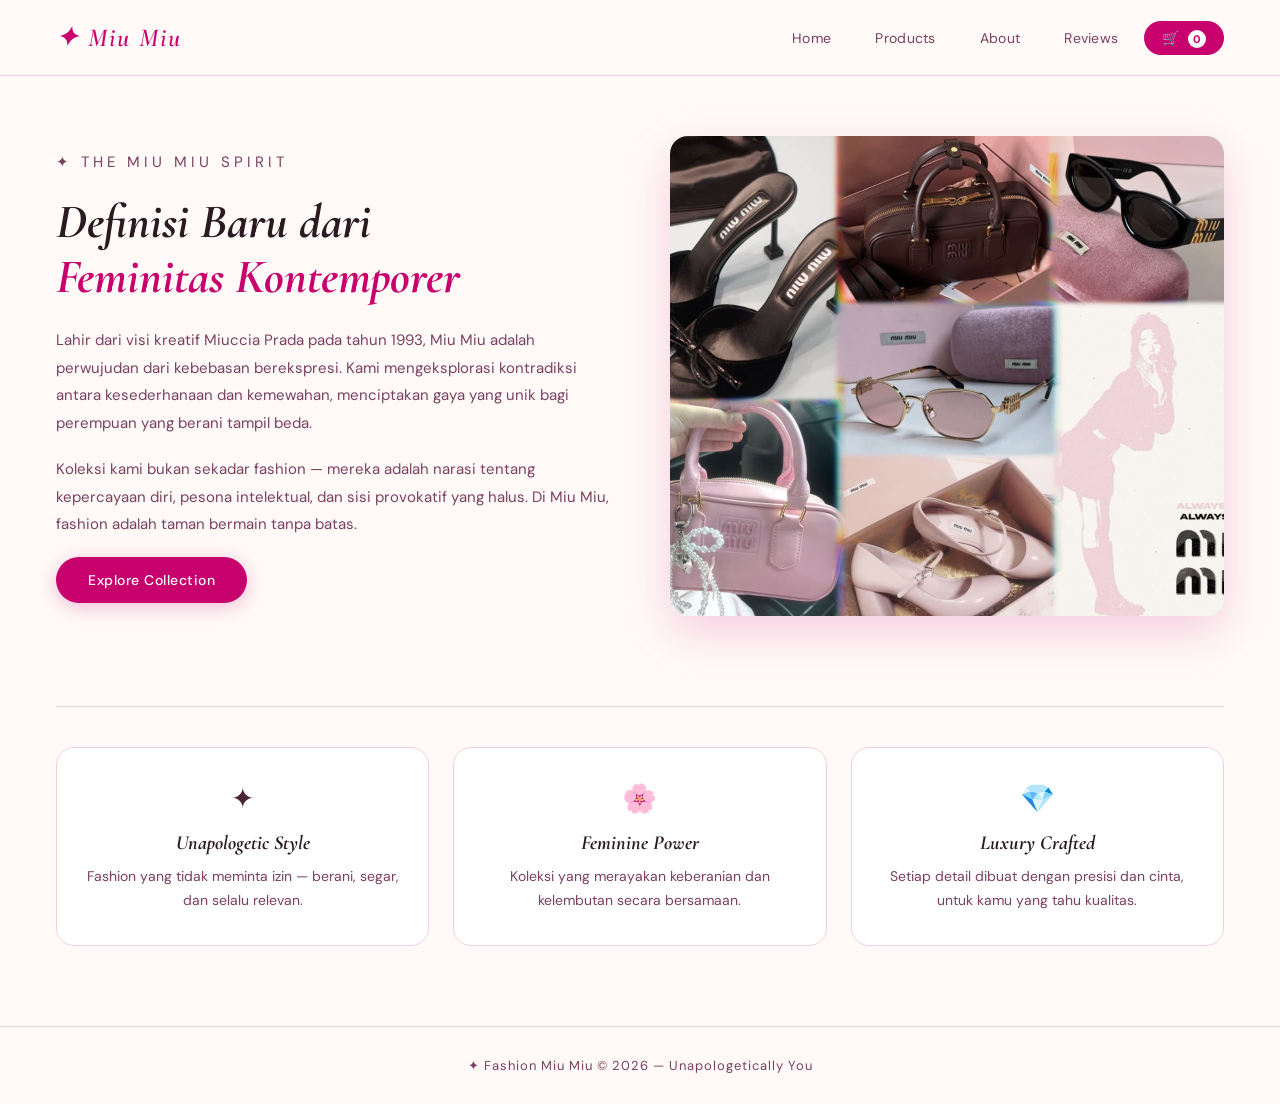
<file: About.html>
<!DOCTYPE html>
<html lang="id">
<head>
    <meta charset="UTF-8">
    <meta name="viewport" content="width=device-width, initial-scale=1.0">
    <title>About — Miu Miu</title>
    <link rel="stylesheet" href="Style.css">
    <link href="https://fonts.googleapis.com/css2?family=Cormorant+Garamond:ital,wght@0,400;0,600;1,400;1,600&family=DM+Sans:wght@300;400;500&display=swap" rel="stylesheet">
</head>
<body>
    <nav class="navbar">
        <div class="brand">✦ Miu Miu</div>
        <ul class="menu">
            <li><a href="index.html" class="nav-link">Home</a></li>
            <li><a href="My_Glasses.html" class="nav-link">Products</a></li>
            <li><a href="About.html" class="nav-link">About</a></li>
            <li><a href="Review.html" class="nav-link">Reviews</a></li>
            <li><a href="Cart.html" class="nav-link cart-icon">🛒 <span class="cart-count" id="cartCount">0</span></a></li>        </ul>
    </nav>

    <section class="about-page">
        <div class="about-hero">
            <div class="about-text-block">
                <p class="section-tag">✦ The Miu Miu Spirit</p>
                <h2>Definisi Baru dari<br><em>Feminitas Kontemporer</em></h2>
                <p>Lahir dari visi kreatif Miuccia Prada pada tahun 1993, Miu Miu adalah perwujudan dari kebebasan berekspresi. Kami mengeksplorasi kontradiksi antara kesederhanaan dan kemewahan, menciptakan gaya yang unik bagi perempuan yang berani tampil beda.</p>
                <p>Koleksi kami bukan sekadar fashion — mereka adalah narasi tentang kepercayaan diri, pesona intelektual, dan sisi provokatif yang halus. Di Miu Miu, fashion adalah taman bermain tanpa batas.</p>
                <a href="My_Glasses.html" class="btn-primary">Explore Collection</a>
            </div>
            <div class="about-img-block">
                <div class="about-img-frame">
                    <img src="Latar Depan.jpeg" alt="Miu Miu">
                </div>
            </div>
        </div>

        <div class="values-grid">
            <div class="value-card">
                <span class="val-icon">✦</span>
                <h4>Unapologetic Style</h4>
                <p>Fashion yang tidak meminta izin — berani, segar, dan selalu relevan.</p>
            </div>
            <div class="value-card">
                <span class="val-icon">🌸</span>
                <h4>Feminine Power</h4>
                <p>Koleksi yang merayakan keberanian dan kelembutan secara bersamaan.</p>
            </div>
            <div class="value-card">
                <span class="val-icon">💎</span>
                <h4>Luxury Crafted</h4>
                <p>Setiap detail dibuat dengan presisi dan cinta, untuk kamu yang tahu kualitas.</p>
            </div>
        </div>
    </section>

    <footer class="footer"><p>✦ Fashion Miu Miu &copy; 2026 — Unapologetically You</p></footer>
    <script>
        document.getElementById('cartCount').textContent = JSON.parse(localStorage.getItem('cart') || '[]').length;
    </script>
</body>
</html>
</file>
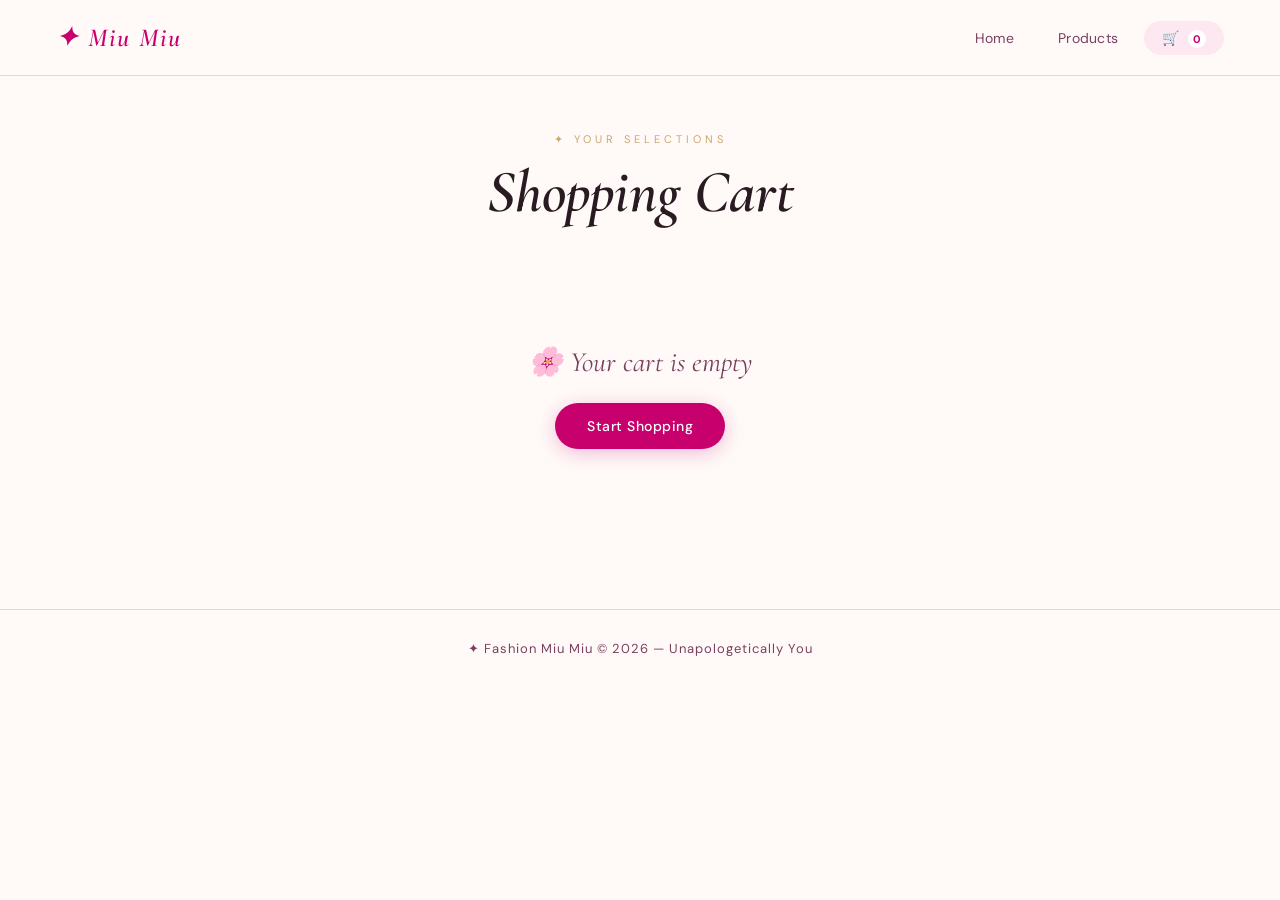
<file: Cart.html>
<!DOCTYPE html>
<html lang="id">
<head>
    <meta charset="UTF-8">
    <meta name="viewport" content="width=device-width, initial-scale=1.0">
    <title>Cart — Miu Miu</title>
    <link rel="stylesheet" href="Style.css">
    <link href="https://fonts.googleapis.com/css2?family=Cormorant+Garamond:ital,wght@0,400;0,600;1,400;1,600&family=DM+Sans:wght@300;400;500&display=swap" rel="stylesheet">
</head>
<body>
    <nav class="navbar">
        <div class="brand">✦ Miu Miu</div>
        <ul class="menu">
            <li><a href="index.html" class="nav-link">Home</a></li>
            <li><a href="My_Glasses.html" class="nav-link">Products</a></li>
            <li><a href="Cart.html" class="nav-link cart-icon active">🛒 <span class="cart-count" id="cartCount">0</span></a></li>
        </ul>
    </nav>

    <section class="cart-page">
        <div class="page-header">
            <p class="section-tag">✦ Your Selections</p>
            <h2>Shopping Cart</h2>
        </div>

        <div class="cart-layout">
            <div class="cart-items" id="cartItems">
                <!-- Rendered by JS -->
            </div>

            <div class="cart-summary">
                <h3>Order Summary</h3>
                <div class="summary-row"><span>Subtotal</span><span id="subtotal">Rp0</span></div>
                <div class="summary-row"><span>Shipping</span><span>Free ✦</span></div>
                <div class="summary-divider"></div>
                <div class="summary-row total"><span>Total</span><span id="total">Rp0</span></div>
                <a href="Checkout.html" class="btn-primary full" id="checkoutBtn">Checkout →</a>
                <a href="My_Glasses.html" class="btn-ghost full" style="margin-top:10px">Continue Shopping</a>
            </div>
        </div>

        <div class="cart-empty" id="cartEmpty" style="display:none">
            <p>🌸 Your cart is empty</p>
            <a href="My_Glasses.html" class="btn-primary">Start Shopping</a>
        </div>
    </section>

    <footer class="footer"><p>✦ Fashion Miu Miu &copy; 2026 — Unapologetically You</p></footer>

    <script>
        function formatIDR(n) { return 'Rp' + n.toLocaleString('id-ID'); }

        function renderCart() {
            let cart = JSON.parse(localStorage.getItem('cart') || '[]');
            const container = document.getElementById('cartItems');
            const empty = document.getElementById('cartEmpty');
            const layout = document.querySelector('.cart-layout');
            document.getElementById('cartCount').textContent = cart.length;

            if (cart.length === 0) {
                layout.style.display = 'none';
                empty.style.display = 'block';
                return;
            }

            let total = 0;
            container.innerHTML = cart.map((item, i) => {
                total += item.price;
                return `
                <div class="cart-item">
                    <img src="${item.img}" alt="${item.name}">
                    <div class="cart-item-info">
                        <h4>${item.name}</h4>
                        <p class="price">${formatIDR(item.price)}</p>
                    </div>
                    <button class="remove-btn" onclick="removeItem(${i})">✕</button>
                </div>`;
            }).join('');

            document.getElementById('subtotal').textContent = formatIDR(total);
            document.getElementById('total').textContent = formatIDR(total);
        }

        function removeItem(i) {
            let cart = JSON.parse(localStorage.getItem('cart') || '[]');
            cart.splice(i, 1);
            localStorage.setItem('cart', JSON.stringify(cart));
            renderCart();
        }

        renderCart();
    </script>
</body>
</html>
</file>
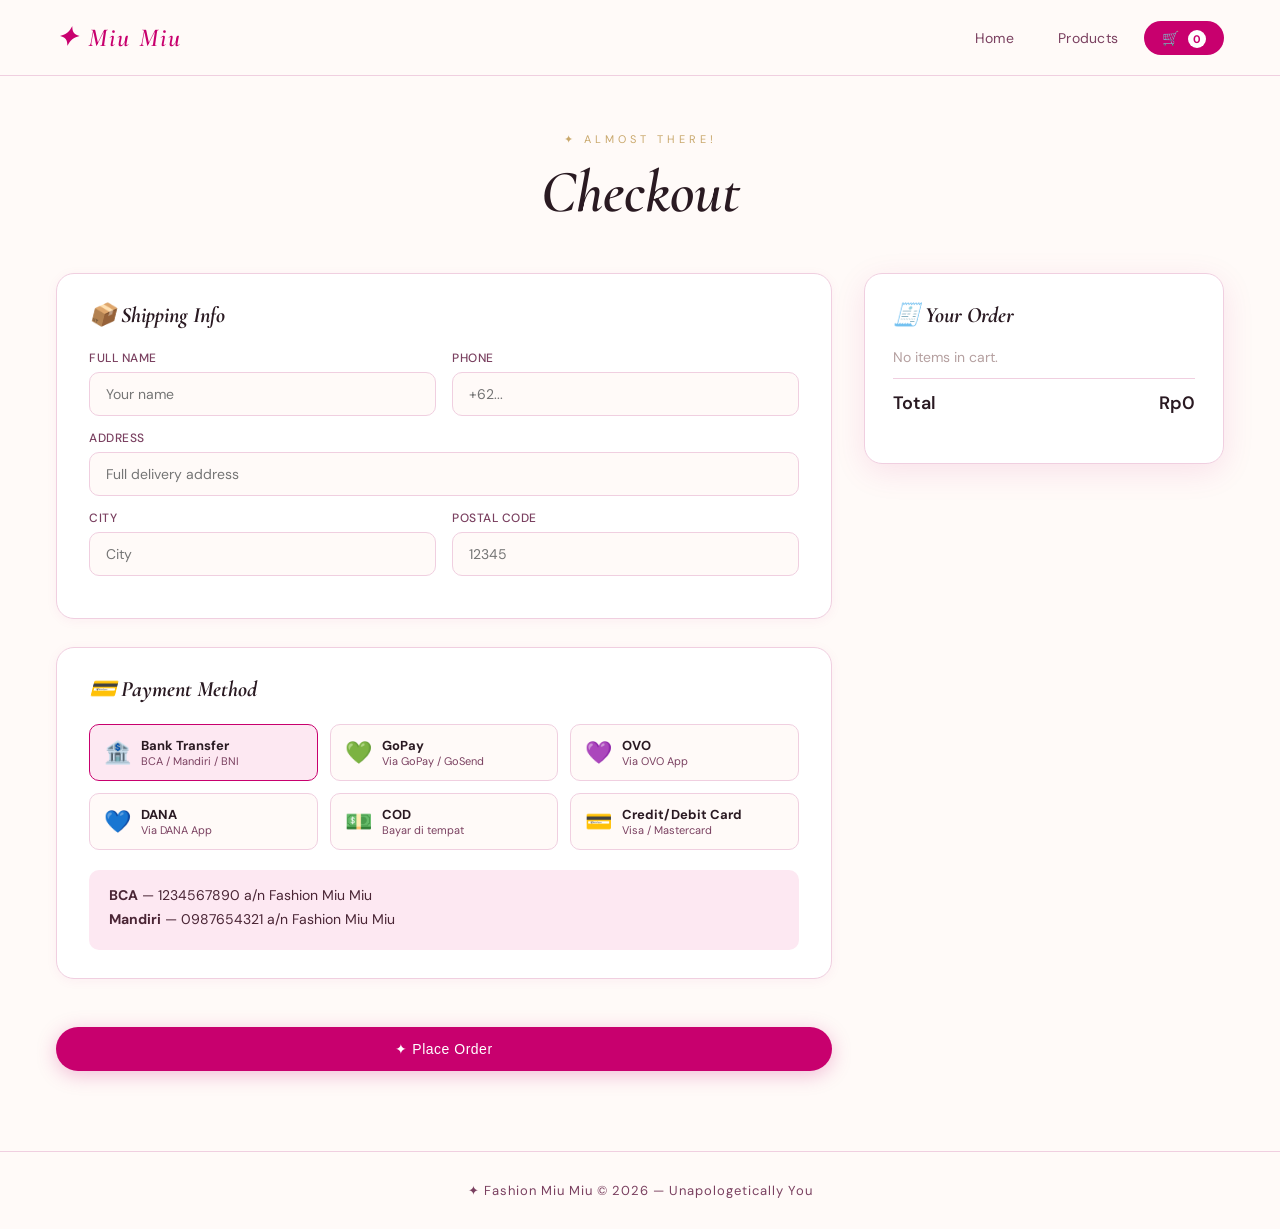
<file: Checkout.html>
<!DOCTYPE html>
<html lang="id">
<head>
    <meta charset="UTF-8">
    <meta name="viewport" content="width=device-width, initial-scale=1.0">
    <title>Checkout — Miu Miu</title>
    <link rel="stylesheet" href="Style.css">
    <link href="https://fonts.googleapis.com/css2?family=Cormorant+Garamond:ital,wght@0,400;0,600;1,400;1,600&family=DM+Sans:wght@300;400;500&display=swap" rel="stylesheet">
</head>
<body>
    <nav class="navbar">
        <div class="brand">✦ Miu Miu</div>
        <ul class="menu">
            <li><a href="Index.html" class="nav-link">Home</a></li>
            <li><a href="My_Glasses.html" class="nav-link">Products</a></li>
            <li><a href="Cart.html" class="nav-link cart-icon">🛒 <span class="cart-count" id="cartCount">0</span></a></li>
        </ul>
    </nav>

    <section class="checkout-page">
        <div class="page-header">
            <p class="section-tag">✦ Almost There!</p>
            <h2>Checkout</h2>
        </div>

        <div class="checkout-layout">
            <div class="checkout-form">
                <div class="form-section">
                    <h3>📦 Shipping Info</h3>
                    <div class="form-row">
                        <div class="form-group">
                            <label>Full Name</label>
                            <input type="text" id="name" placeholder="Your name">
                        </div>
                        <div class="form-group">
                            <label>Phone</label>
                            <input type="text" id="phone" placeholder="+62...">
                        </div>
                    </div>
                    <div class="form-group">
                        <label>Address</label>
                        <input type="text" id="address" placeholder="Full delivery address">
                    </div>
                    <div class="form-row">
                        <div class="form-group">
                            <label>City</label>
                            <input type="text" id="city" placeholder="City">
                        </div>
                        <div class="form-group">
                            <label>Postal Code</label>
                            <input type="text" id="postal" placeholder="12345">
                        </div>
                    </div>
                </div>

                <div class="form-section">
                    <h3>💳 Payment Method</h3>
                    <div class="payment-methods">
                        <label class="pay-option">
                            <input type="radio" name="payment" value="transfer" checked>
                            <div class="pay-card selected">
                                <span class="pay-icon">🏦</span>
                                <div><strong>Bank Transfer</strong><p>BCA / Mandiri / BNI</p></div>
                            </div>
                        </label>
                        <label class="pay-option">
                            <input type="radio" name="payment" value="gopay">
                            <div class="pay-card">
                                <span class="pay-icon">💚</span>
                                <div><strong>GoPay</strong><p>Via GoPay / GoSend</p></div>
                            </div>
                        </label>
                        <label class="pay-option">
                            <input type="radio" name="payment" value="ovo">
                            <div class="pay-card">
                                <span class="pay-icon">💜</span>
                                <div><strong>OVO</strong><p>Via OVO App</p></div>
                            </div>
                        </label>
                        <label class="pay-option">
                            <input type="radio" name="payment" value="dana">
                            <div class="pay-card">
                                <span class="pay-icon">💙</span>
                                <div><strong>DANA</strong><p>Via DANA App</p></div>
                            </div>
                        </label>
                        <label class="pay-option">
                            <input type="radio" name="payment" value="cod">
                            <div class="pay-card">
                                <span class="pay-icon">💵</span>
                                <div><strong>COD</strong><p>Bayar di tempat</p></div>
                            </div>
                        </label>
                        <label class="pay-option">
                            <input type="radio" name="payment" value="card">
                            <div class="pay-card">
                                <span class="pay-icon">💳</span>
                                <div><strong>Credit/Debit Card</strong><p>Visa / Mastercard</p></div>
                            </div>
                        </label>
                    </div>

                    <div class="payment-detail" id="detail-transfer">
                        <div class="bank-info">
                            <p><strong>BCA</strong> — 1234567890 a/n Fashion Miu Miu</p>
                            <p><strong>Mandiri</strong> — 0987654321 a/n Fashion Miu Miu</p>
                        </div>
                    </div>
                    <div class="payment-detail" id="detail-card" style="display:none">
                        <div class="form-group">
                            <label>Card Number</label>
                            <input type="text" placeholder="1234 5678 9012 3456" maxlength="19">
                        </div>
                        <div class="form-row">
                            <div class="form-group">
                                <label>Expiry</label>
                                <input type="text" placeholder="MM/YY" maxlength="5">
                            </div>
                            <div class="form-group">
                                <label>CVV</label>
                                <input type="text" placeholder="123" maxlength="3">
                            </div>
                        </div>
                    </div>
                </div>

                <button class="btn-primary full" onclick="placeOrder()">✦ Place Order</button>
            </div>

            <div class="order-review">
                <h3>🧾 Your Order</h3>
                <div id="orderItems"></div>
                <div class="summary-divider"></div>
                <div class="summary-row total"><span>Total</span><span id="orderTotal">Rp0</span></div>
            </div>
        </div>
    </section>

    <!-- Success Modal -->
    <div class="modal-overlay" id="successModal" style="display:none">
        <div class="modal-box">
            <div class="modal-icon">🌸</div>
            <h3>Order Placed!</h3>
            <p>Thank you! Your order is being processed.<br>We'll contact you shortly.</p>
            <a href="Struck.html" class="btn-primary" style="margin-top:16px;display:inline-block">Lihat Struk Belanja ✦</a>
        </div>
    </div>

    <footer class="footer"><p>✦ Fashion Miu Miu &copy; 2026 — Unapologetically You</p></footer>

    <script>
        function formatIDR(n) { return 'Rp' + n.toLocaleString('id-ID'); }

        var cart = JSON.parse(localStorage.getItem('cart') || '[]');
        document.getElementById('cartCount').textContent = cart.length;

        // Render order summary
        var total = 0;
        document.getElementById('orderItems').innerHTML = cart.map(function(item) {
            total += item.price;
            return '<div class="order-item"><img src="' + item.img + '" onerror="this.style.display=\'none\'"><span>' + item.name + '</span><strong>' + formatIDR(item.price) + '</strong></div>';
        }).join('') || '<p style="color:#b5a0a0;font-size:14px">No items in cart.</p>';
        document.getElementById('orderTotal').textContent = formatIDR(total);

        // Payment method toggle
        document.querySelectorAll('input[name="payment"]').forEach(function(radio) {
            radio.addEventListener('change', function() {
                document.querySelectorAll('.payment-detail').forEach(function(d) { d.style.display = 'none'; });
                var detail = document.getElementById('detail-' + this.value);
                if (detail) detail.style.display = 'block';
                document.querySelectorAll('.pay-card').forEach(function(c) { c.classList.remove('selected'); });
                this.closest('.pay-option').querySelector('.pay-card').classList.add('selected');
            });
        });

        function placeOrder() {
            var name    = document.getElementById('name').value.trim();
            var phone   = document.getElementById('phone').value.trim();
            var address = document.getElementById('address').value.trim();
            var city    = document.getElementById('city').value.trim();
            var postal  = document.getElementById('postal').value.trim();
            var payEl   = document.querySelector('input[name="payment"]:checked');
            var payment = payEl ? payEl.value : 'transfer';

            if (!name || !address) {
                alert('Mohon isi nama dan alamat pengiriman.');
                return;
            }
            if (cart.length === 0) {
                alert('Keranjang kamu kosong!');
                return;
            }

            // Save order snapshot so Struck.html can read it
            var orderData = {
                name: name, phone: phone, address: address,
                city: city, postal: postal, payment: payment,
                items: cart, total: total,
                date: new Date().toISOString()
            };
            localStorage.setItem('miumiu_last_order', JSON.stringify(orderData));
            localStorage.removeItem('cart');
            document.getElementById('cartCount').textContent = '0';

            document.getElementById('successModal').style.display = 'flex';
        }
    </script>
</body>
</html>
</file>
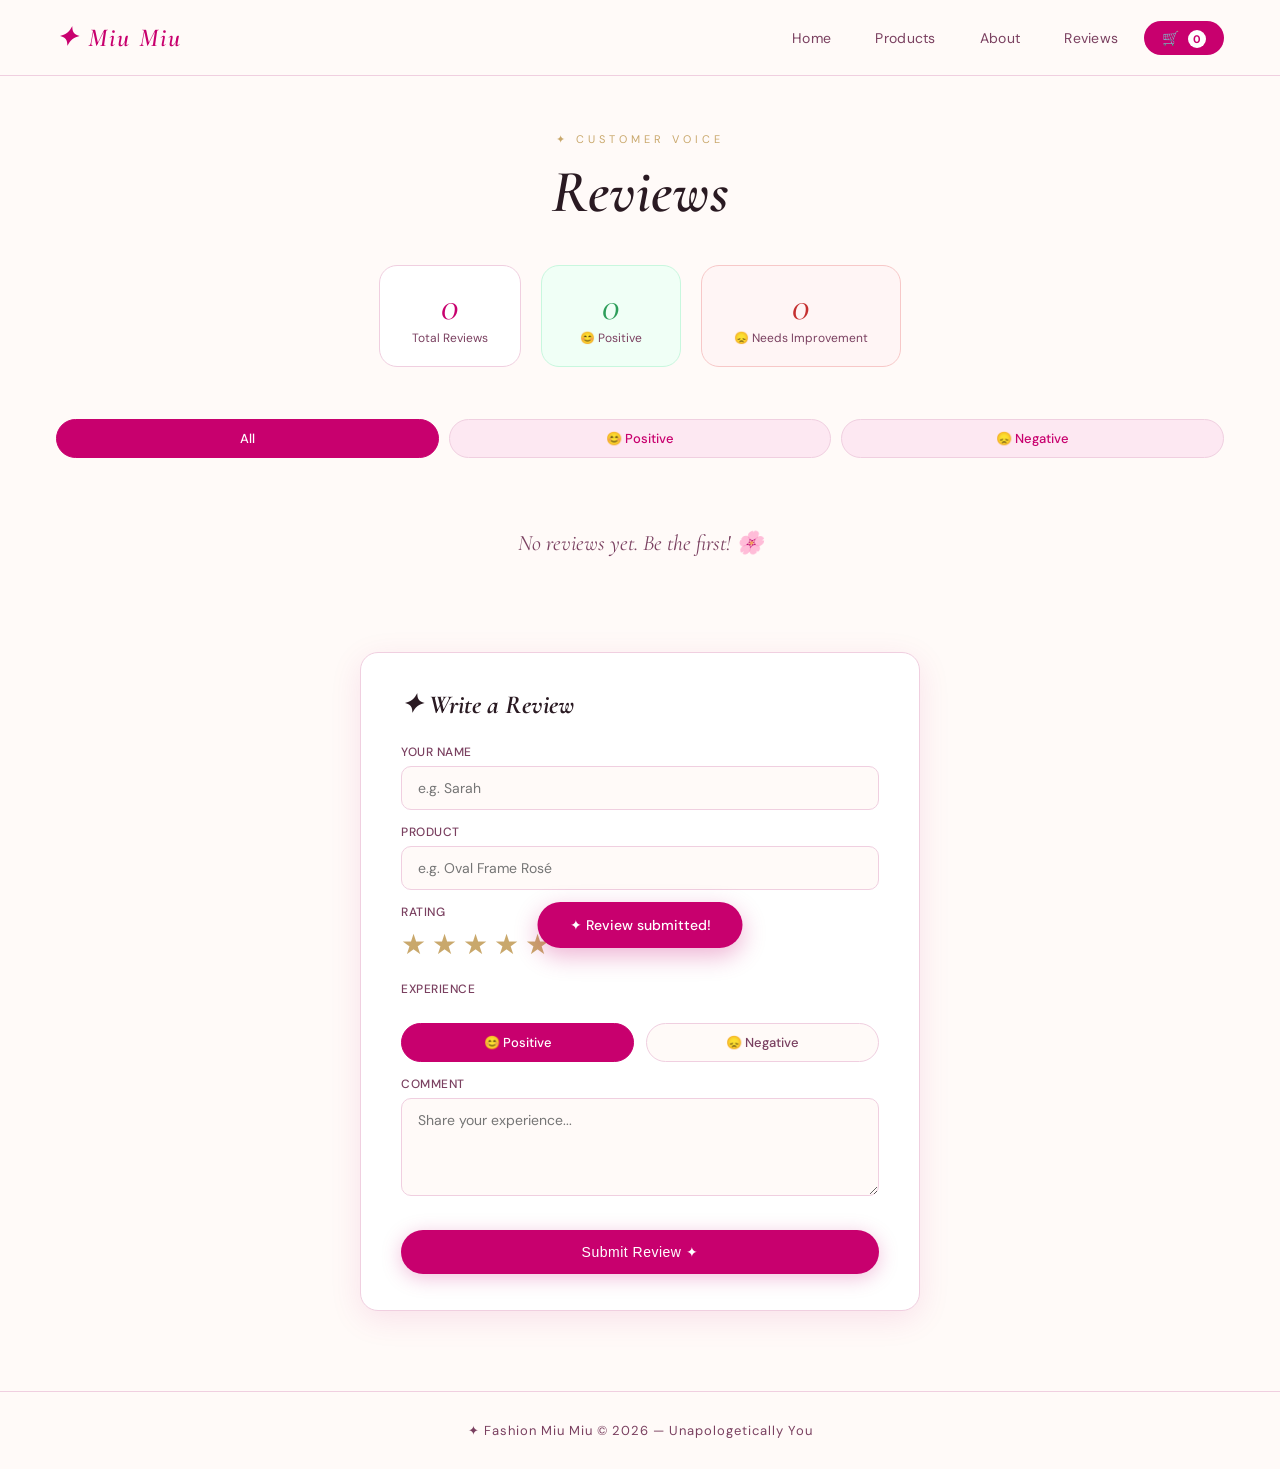
<file: Review.html>
<!DOCTYPE html>
<html lang="id">
<head>
    <meta charset="UTF-8">
    <meta name="viewport" content="width=device-width, initial-scale=1.0">
    <title>Reviews — Miu Miu</title>
    <link rel="stylesheet" href="Style.css">
    <link href="https://fonts.googleapis.com/css2?family=Cormorant+Garamond:ital,wght@0,400;0,600;1,400;1,600&family=DM+Sans:wght@300;400;500&display=swap" rel="stylesheet">
</head>
<body>
    <nav class="navbar">
        <div class="brand">✦ Miu Miu</div>
        <ul class="menu">
            <li><a href="index.html" class="nav-link">Home</a></li>
            <li><a href="My_Glasses.html" class="nav-link">Products</a></li>
            <li><a href="About.html" class="nav-link">About</a></li>
            <li><a href="Review.html" class="nav-link">Reviews</a></li>
            <li><a href="Cart.html" class="nav-link cart-icon">🛒 <span class="cart-count" id="cartCount">0</span></a></li>        </ul>
    </nav>

    <section class="review-page">
        <div class="page-header">
            <p class="section-tag">✦ Customer Voice</p>
            <h2>Reviews</h2>
        </div>

        <!-- Stats Bar -->
        <div class="review-stats">
            <div class="stat-box">
                <span class="stat-num" id="totalCount">0</span>
                <span class="stat-label">Total Reviews</span>
            </div>
            <div class="stat-box positive">
                <span class="stat-num" id="goodCount">0</span>
                <span class="stat-label">😊 Positive</span>
            </div>
            <div class="stat-box negative">
                <span class="stat-num" id="badCount">0</span>
                <span class="stat-label">😞 Needs Improvement</span>
            </div>
        </div>

        <!-- Filter Tabs -->
        <div class="review-tabs">
            <button class="tab-btn active" onclick="filterReviews('all', this)">All</button>
            <button class="tab-btn" onclick="filterReviews('positive', this)">😊 Positive</button>
            <button class="tab-btn" onclick="filterReviews('negative', this)">😞 Negative</button>
        </div>

        <!-- Review Cards -->
        <div class="review-grid" id="reviewList"></div>

        <!-- Write Review Form -->
        <div class="review-form-wrap">
            <h3>✦ Write a Review</h3>
            <div class="form-group">
                <label>Your Name</label>
                <input type="text" id="rName" placeholder="e.g. Sarah">
            </div>
            <div class="form-group">
                <label>Product</label>
                <input type="text" id="rProduct" placeholder="e.g. Oval Frame Rosé">
            </div>

            <!-- Star Rating -->
            <div class="form-group">
                <label>Rating</label>
                <div class="star-picker" id="starPicker">
                    <span onclick="setStar(1)">★</span>
                    <span onclick="setStar(2)">★</span>
                    <span onclick="setStar(3)">★</span>
                    <span onclick="setStar(4)">★</span>
                    <span onclick="setStar(5)">★</span>
                </div>
            </div>

            <!-- Sentiment Toggle -->
            <div class="form-group">
                <label>Experience</label>
                <div class="sentiment-toggle">
                    <button class="sent-btn active" id="sentGood" onclick="setSentiment('positive', this)">😊 Positive</button>
                    <button class="sent-btn" id="sentBad" onclick="setSentiment('negative', this)">😞 Negative</button>
                </div>
            </div>

            <div class="form-group">
                <label>Comment</label>
                <textarea id="rComment" rows="4" placeholder="Share your experience..."></textarea>
            </div>

            <button class="btn-primary" onclick="submitReview()">Submit Review ✦</button>
        </div>
    </section>

    <div class="toast" id="toast">✦ Review submitted!</div>
    <footer class="footer"><p>✦ Fashion Miu Miu &copy; 2026 — Unapologetically You</p></footer>

    <script>
        let selectedStar = 5;
        let selectedSentiment = 'positive';
        let currentFilter = 'all';

        document.getElementById('cartCount').textContent = JSON.parse(localStorage.getItem('cart') || '[]').length;

        function setStar(n) {
            selectedStar = n;
            document.querySelectorAll('#starPicker span').forEach((s, i) => {
                s.classList.toggle('active', i < n);
            });
        }
        setStar(5);

        function setSentiment(type, btn) {
            selectedSentiment = type;
            document.querySelectorAll('.sent-btn').forEach(b => b.classList.remove('active'));
            btn.classList.add('active');
        }

        function getReviews() {
            return JSON.parse(localStorage.getItem('miumiu_reviews') || '[]');
        }

        function saveReviews(reviews) {
            localStorage.setItem('miumiu_reviews', JSON.stringify(reviews));
        }

        function renderReviews(filter) {
            let reviews = getReviews();
            const list = document.getElementById('reviewList');
            const filtered = filter === 'all' ? reviews : reviews.filter(r => r.sentiment === filter);

            document.getElementById('totalCount').textContent = reviews.length;
            document.getElementById('goodCount').textContent = reviews.filter(r => r.sentiment === 'positive').length;
            document.getElementById('badCount').textContent = reviews.filter(r => r.sentiment === 'negative').length;

            if (filtered.length === 0) {
                list.innerHTML = '<p class="no-reviews">No reviews yet. Be the first! 🌸</p>';
                return;
            }

            list.innerHTML = filtered.map((r, i) => {
                const stars = '★'.repeat(r.rating) + '☆'.repeat(5 - r.rating);
                const badge = r.sentiment === 'positive'
                    ? '<span class="sent-badge positive">😊 Positive</span>'
                    : '<span class="sent-badge negative">😞 Negative</span>';
                return `
                <div class="review-card ${r.sentiment}">
                    <div class="review-top">
                        <div>
                            <strong>${r.name}</strong>
                            <small>${r.product}</small>
                        </div>
                        ${badge}
                    </div>
                    <div class="stars-display">${stars}</div>
                    <p>${r.comment}</p>
                    <div class="review-footer">
                        <small>${r.date}</small>
                        <button class="del-btn" onclick="deleteReview(${reviews.indexOf(r)})">✕</button>
                    </div>
                </div>`;
            }).join('');
        }

        function filterReviews(type, btn) {
            currentFilter = type;
            document.querySelectorAll('.tab-btn').forEach(b => b.classList.remove('active'));
            btn.classList.add('active');
            renderReviews(type);
        }

        function deleteReview(i) {
            let reviews = getReviews();
            reviews.splice(i, 1);
            saveReviews(reviews);
            renderReviews(currentFilter);
        }

        function submitReview() {
            const name = document.getElementById('rName').value.trim();
            const product = document.getElementById('rProduct').value.trim();
            const comment = document.getElementById('rComment').value.trim();
            if (!name || !comment) { alert('Please fill in your name and comment.'); return; }

            const reviews = getReviews();
            reviews.unshift({
                name, product: product || 'Miu Miu Product',
                rating: selectedStar,
                sentiment: selectedSentiment,
                comment,
                date: new Date().toLocaleDateString('id-ID', { day:'numeric', month:'long', year:'numeric' })
            });
            saveReviews(reviews);

            // Reset
            document.getElementById('rName').value = '';
            document.getElementById('rProduct').value = '';
            document.getElementById('rComment').value = '';
            setStar(5);
            setSentiment('positive', document.getElementById('sentGood'));

            const toast = document.getElementById('toast');
            toast.classList.add('show');
            setTimeout(() => toast.classList.remove('show'), 2500);
            renderReviews(currentFilter);
        }

        renderReviews('all');
    </script>
</body>
</html>
</file>
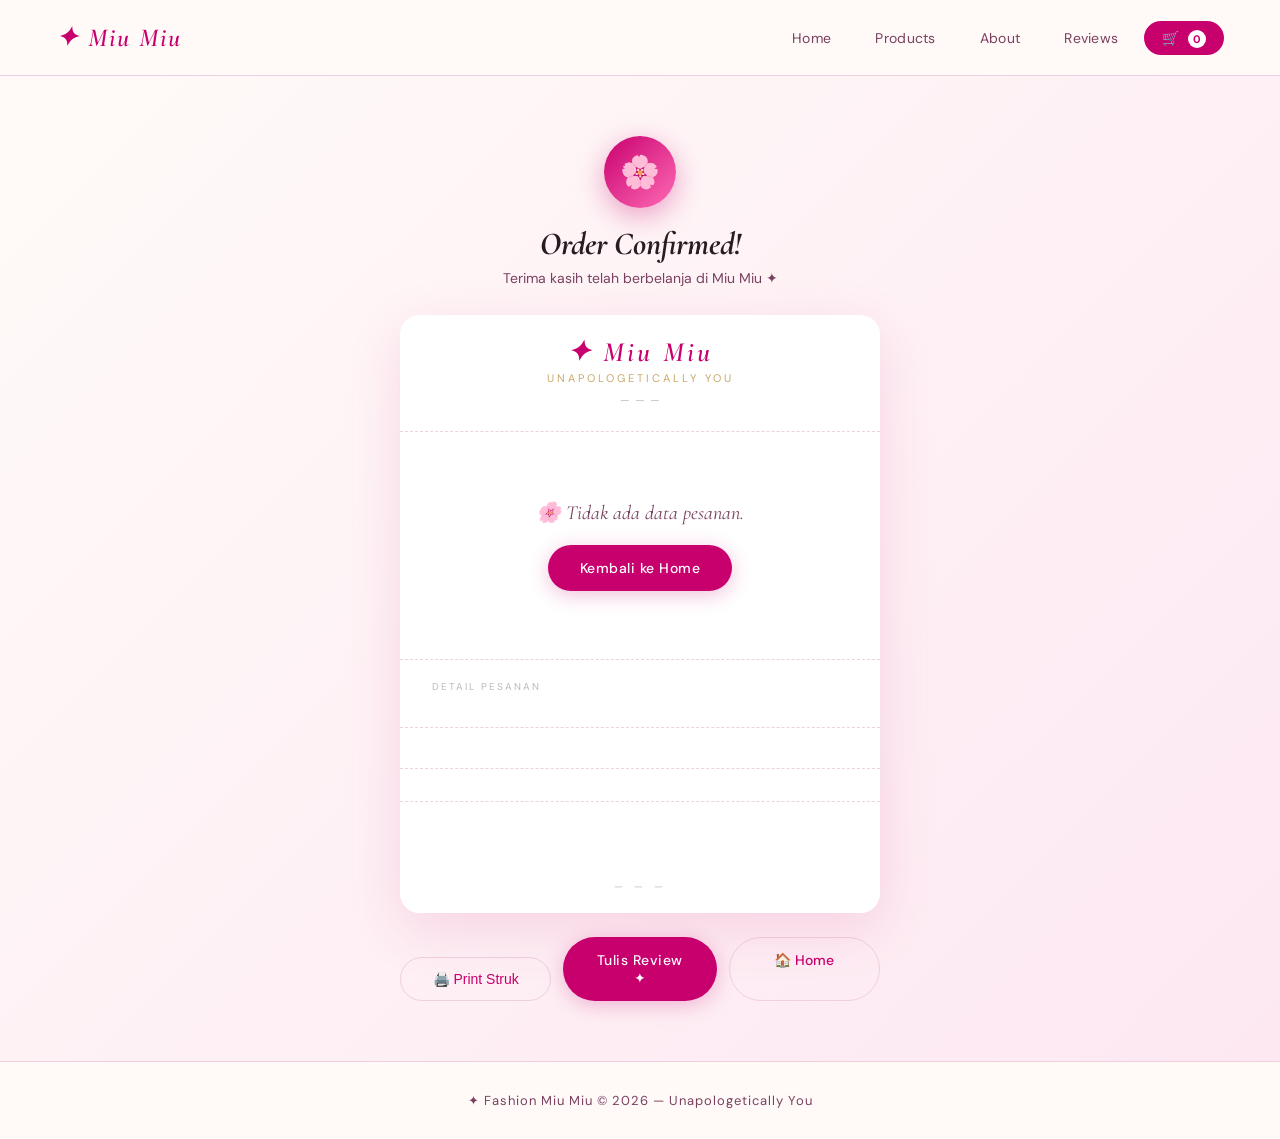
<file: Struck.html>
<!DOCTYPE html>
<html lang="id">
<head>
    <meta charset="UTF-8">
    <meta name="viewport" content="width=device-width, initial-scale=1.0">
    <title>Struk Belanja — Miu Miu</title>
    <link rel="stylesheet" href="Style.css">
    <link href="https://fonts.googleapis.com/css2?family=Cormorant+Garamond:ital,wght@0,400;0,600;1,400;1,600&family=DM+Sans:wght@300;400;500&display=swap" rel="stylesheet">
    <style>
        .receipt-page {
            min-height: 100vh;
            background: linear-gradient(135deg, var(--cream) 0%, var(--blush) 100%);
            display: flex;
            align-items: center;
            justify-content: center;
            padding: 60px 20px;
        }

        .receipt-wrapper {
            width: 100%;
            max-width: 480px;
        }

        .receipt-success-banner {
            text-align: center;
            margin-bottom: 28px;
        }

        .success-icon {
            width: 72px;
            height: 72px;
            background: linear-gradient(135deg, var(--rose), #ff6bb5);
            border-radius: 50%;
            display: flex;
            align-items: center;
            justify-content: center;
            font-size: 32px;
            margin: 0 auto 16px;
            box-shadow: 0 8px 28px rgba(200,0,110,0.35);
            animation: popIn 0.5s cubic-bezier(0.175, 0.885, 0.32, 1.275);
        }

        @keyframes popIn {
            from { transform: scale(0); opacity: 0; }
            to   { transform: scale(1); opacity: 1; }
        }

        .receipt-success-banner h2 {
            font-family: var(--font-display);
            font-size: 32px;
            color: var(--dark);
            font-style: italic;
            margin-bottom: 6px;
        }

        .receipt-success-banner p {
            font-size: 14px;
            color: var(--mid);
        }

        /* The Receipt Card */
        .receipt-card {
            background: #fff;
            border-radius: 20px;
            box-shadow: 0 16px 56px rgba(200,0,110,0.12);
            overflow: hidden;
            position: relative;
        }

        /* Zigzag top edge */
        .receipt-card::before {
            content: '';
            display: block;
            height: 16px;
            background:
                radial-gradient(circle at 12px -6px, transparent 12px, #fff 12px)
                left top / 24px 16px repeat-x;
            position: relative;
            top: 0;
        }

        .receipt-header {
            text-align: center;
            padding: 4px 32px 24px;
            border-bottom: 1.5px dashed var(--border);
        }

        .receipt-brand {
            font-family: var(--font-display);
            font-size: 28px;
            font-weight: 600;
            color: var(--rose);
            letter-spacing: 3px;
            font-style: italic;
        }

        .receipt-tagline {
            font-size: 11px;
            color: var(--gold);
            letter-spacing: 3px;
            text-transform: uppercase;
            margin-top: 2px;
        }

        .receipt-no {
            font-size: 11px;
            color: #bbb;
            margin-top: 8px;
            letter-spacing: 1px;
        }

        .receipt-info {
            padding: 20px 32px;
            border-bottom: 1.5px dashed var(--border);
            display: grid;
            grid-template-columns: 1fr 1fr;
            gap: 12px 24px;
        }

        .info-row {
            display: flex;
            flex-direction: column;
            gap: 2px;
        }

        .info-row label {
            font-size: 10px;
            color: #bbb;
            text-transform: uppercase;
            letter-spacing: 1.5px;
        }

        .info-row span {
            font-size: 14px;
            color: var(--dark);
            font-weight: 500;
        }

        .receipt-items {
            padding: 20px 32px;
            border-bottom: 1.5px dashed var(--border);
        }

        .receipt-items-title {
            font-size: 10px;
            color: #bbb;
            text-transform: uppercase;
            letter-spacing: 2px;
            margin-bottom: 14px;
        }

        .receipt-item {
            display: flex;
            align-items: center;
            gap: 12px;
            padding: 10px 0;
            border-bottom: 1px solid #fdf0f7;
        }

        .receipt-item:last-child { border-bottom: none; }

        .receipt-item img {
            width: 44px;
            height: 44px;
            object-fit: cover;
            border-radius: 10px;
            border: 1px solid var(--border);
            flex-shrink: 0;
        }

        .receipt-item-name {
            flex: 1;
            font-size: 13px;
            color: var(--dark);
            font-weight: 500;
            line-height: 1.3;
        }

        .receipt-item-price {
            font-size: 14px;
            font-weight: 600;
            color: var(--rose);
            white-space: nowrap;
        }

        .receipt-totals {
            padding: 20px 32px;
            border-bottom: 1.5px dashed var(--border);
        }

        .total-row {
            display: flex;
            justify-content: space-between;
            align-items: center;
            padding: 6px 0;
            font-size: 14px;
            color: var(--mid);
        }

        .total-row.grand {
            font-size: 18px;
            font-weight: 700;
            color: var(--dark);
            padding-top: 12px;
            margin-top: 6px;
            border-top: 1px solid var(--border);
        }

        .total-row.grand span:last-child { color: var(--rose); }

        .receipt-payment {
            padding: 16px 32px;
            border-bottom: 1.5px dashed var(--border);
        }

        .payment-badge {
            display: inline-flex;
            align-items: center;
            gap: 8px;
            background: var(--blush);
            border: 1px solid var(--border);
            border-radius: 50px;
            padding: 8px 18px;
            font-size: 13px;
            color: var(--rose);
            font-weight: 500;
        }

        .receipt-barcode {
            text-align: center;
            padding: 20px 32px 4px;
        }

        .barcode-lines {
            display: flex;
            justify-content: center;
            align-items: flex-end;
            gap: 2px;
            height: 50px;
            margin-bottom: 8px;
        }

        .barcode-lines div {
            background: var(--dark);
            border-radius: 1px;
        }

        .barcode-text {
            font-size: 10px;
            color: #bbb;
            letter-spacing: 4px;
        }

        /* Zigzag bottom edge */
        .receipt-card::after {
            content: '';
            display: block;
            height: 16px;
            background:
                radial-gradient(circle at 12px 22px, transparent 12px, #fff 12px)
                left bottom / 24px 16px repeat-x;
            position: relative;
            bottom: 0;
            transform: rotate(180deg);
        }

        .receipt-actions {
            display: flex;
            gap: 12px;
            margin-top: 24px;
            flex-wrap: wrap;
        }

        .receipt-actions .btn-primary,
        .receipt-actions .btn-ghost {
            flex: 1;
            min-width: 140px;
            text-align: center;
        }

        .print-btn {
            display: inline-flex;
            align-items: center;
            justify-content: center;
            gap: 6px;
        }

        .empty-receipt {
            text-align: center;
            padding: 48px 32px;
            color: var(--mid);
        }

        .empty-receipt p {
            font-family: var(--font-display);
            font-size: 20px;
            font-style: italic;
            margin-bottom: 20px;
        }

        @media print {
            .navbar, .receipt-success-banner, .receipt-actions, .footer { display: none !important; }
            .receipt-page { background: #fff; padding: 0; }
            .receipt-wrapper { max-width: 100%; }
            .receipt-card { box-shadow: none; }
        }

        @media (max-width: 480px) {
            .receipt-info { grid-template-columns: 1fr; }
            .receipt-header, .receipt-info, .receipt-items, .receipt-totals,
            .receipt-payment, .receipt-barcode { padding-left: 20px; padding-right: 20px; }
        }
    </style>
</head>
<body>
    <nav class="navbar">
        <div class="brand">✦ Miu Miu</div>
        <ul class="menu">
            <li><a href="index.html" class="nav-link">Home</a></li>
            <li><a href="My_Glasses.html" class="nav-link">Products</a></li>
            <li><a href="About.html" class="nav-link">About</a></li>
            <li><a href="Review.html" class="nav-link">Reviews</a></li>
            <li><a href="Cart.html" class="nav-link cart-icon">🛒 <span class="cart-count" id="cartCount">0</span></a></li>
        </ul>
    </nav>

    <div class="receipt-page">
        <div class="receipt-wrapper">

            <div class="receipt-success-banner">
                <div class="success-icon">🌸</div>
                <h2>Order Confirmed!</h2>
                <p>Terima kasih telah berbelanja di Miu Miu ✦</p>
            </div>

            <div class="receipt-card" id="receiptCard">
                <div class="receipt-header">
                    <div class="receipt-brand">✦ Miu Miu</div>
                    <div class="receipt-tagline">Unapologetically You</div>
                    <div class="receipt-no" id="receiptNo">— — —</div>
                </div>

                <div class="receipt-info" id="receiptInfo">
                    <!-- filled by JS -->
                </div>

                <div class="receipt-items">
                    <div class="receipt-items-title">Detail Pesanan</div>
                    <div id="receiptItems">
                        <!-- filled by JS -->
                    </div>
                </div>

                <div class="receipt-totals" id="receiptTotals">
                    <!-- filled by JS -->
                </div>

                <div class="receipt-payment" id="receiptPayment">
                    <!-- filled by JS -->
                </div>

                <div class="receipt-barcode">
                    <div class="barcode-lines" id="barcode"></div>
                    <div class="barcode-text" id="barcodeText">— — —</div>
                </div>
            </div>

            <div class="receipt-actions">
                <button class="btn-ghost print-btn" onclick="window.print()">🖨️ Print Struk</button>
                <a href="Review.html" class="btn-primary">Tulis Review ✦</a>
                <a href="index.html" class="btn-ghost" style="flex:1;min-width:140px;text-align:center">🏠 Home</a>
            </div>

        </div>
    </div>

    <footer class="footer"><p>✦ Fashion Miu Miu &copy; 2026 — Unapologetically You</p></footer>

    <script>
        // Cart count (will be 0 after order, that's fine)
        document.getElementById('cartCount').textContent = JSON.parse(localStorage.getItem('cart') || '[]').length;

        function formatIDR(n) { return 'Rp' + n.toLocaleString('id-ID'); }

        // Load order data saved at checkout
        const order = JSON.parse(localStorage.getItem('miumiu_last_order') || 'null');

        if (!order || !order.items || order.items.length === 0) {
            // No order data — show fallback
            document.getElementById('receiptInfo').innerHTML = '<div class="empty-receipt" style="grid-column:1/-1"><p>🌸 Tidak ada data pesanan.</p><a href="Index.html" class="btn-primary">Kembali ke Home</a></div>';
            document.getElementById('receiptItems').innerHTML = '';
            document.getElementById('receiptTotals').innerHTML = '';
            document.getElementById('receiptPayment').innerHTML = '';
        } else {
            // Order number
            const orderNo = 'MIU-' + Date.now().toString().slice(-8).toUpperCase();
            document.getElementById('receiptNo').textContent = 'No. ' + orderNo;

            // Barcode visual
            const barcode = document.getElementById('barcode');
            const pattern = [3,6,2,8,4,7,2,5,9,3,6,2,8,3,7,5,4,8,2,6,3,9,5,7,3,6,4,8];
            barcode.innerHTML = pattern.map(h =>
                `<div style="width:${Math.random()>0.5?2:3}px;height:${h*4+10}px;opacity:${0.7+Math.random()*0.3}"></div>`
            ).join('');
            document.getElementById('barcodeText').textContent = orderNo;

            // Info
            const paymentLabels = {
                transfer: '🏦 Bank Transfer',
                gopay: '💚 GoPay',
                ovo: '💜 OVO',
                dana: '💙 DANA',
                cod: '💵 COD',
                card: '💳 Credit/Debit Card'
            };
            const payLabel = paymentLabels[order.payment] || order.payment;
            const dateStr = new Date().toLocaleDateString('id-ID', { day:'numeric', month:'long', year:'numeric' });
            const timeStr = new Date().toLocaleTimeString('id-ID', { hour:'2-digit', minute:'2-digit' });

            document.getElementById('receiptInfo').innerHTML = `
                <div class="info-row"><label>Nama</label><span>${order.name}</span></div>
                <div class="info-row"><label>Tanggal</label><span>${dateStr}</span></div>
                <div class="info-row"><label>Telepon</label><span>${order.phone || '-'}</span></div>
                <div class="info-row"><label>Waktu</label><span>${timeStr}</span></div>
                <div class="info-row" style="grid-column:1/-1"><label>Alamat Pengiriman</label><span>${order.address}${order.city ? ', ' + order.city : ''}${order.postal ? ' ' + order.postal : ''}</span></div>
            `;

            // Items
            let subtotal = 0;
            document.getElementById('receiptItems').innerHTML = order.items.map(item => {
                subtotal += item.price;
                return `
                <div class="receipt-item">
                    <img src="${item.img}" alt="${item.name}" onerror="this.style.display='none'">
                    <div class="receipt-item-name">${item.name}</div>
                    <div class="receipt-item-price">${formatIDR(item.price)}</div>
                </div>`;
            }).join('');

            // Totals
            document.getElementById('receiptTotals').innerHTML = `
                <div class="total-row"><span>Subtotal (${order.items.length} item)</span><span>${formatIDR(subtotal)}</span></div>
                <div class="total-row"><span>Ongkos Kirim</span><span style="color:#2e9e5a">Gratis ✦</span></div>
                <div class="total-row grand"><span>Total</span><span>${formatIDR(subtotal)}</span></div>
            `;

            // Payment
            document.getElementById('receiptPayment').innerHTML = `
                <div style="margin-bottom:8px;font-size:11px;color:#bbb;text-transform:uppercase;letter-spacing:1.5px">Metode Pembayaran</div>
                <div class="payment-badge">${payLabel}</div>
                <div style="margin-top:12px;font-size:12px;color:var(--mid)">Status: <strong style="color:#2e9e5a">✓ Dikonfirmasi</strong></div>
            `;
        }
    </script>
</body>
</html>
</file>
<file: Style.css>
/* =========================================
   FASHION MIU MIU — LUXURY CUTE STYLESHEET
   ========================================= */
/*Fungsi root:Menyimpan warna, font, ukuran, shadow, Supaya bisa dipakai ulang*/
:root {
    --rose:    #c8006e;
    --rose-lt: #f7c5df;
    --rose-bg: #fff0f7;
    --blush:   #fde8f2;
    --cream:   #fffaf8;
    --dark:    #2a1a22;
    --mid:     #7a4060;
    --text:    #4a2535;
    --border:  #f0cfe0;
    --gold:    #c9a86c;
    --font-display: 'Cormorant Garamond', serif; /*untuk judul (lebih elegan & mewah)*/
    --font-body: 'DM Sans', sans-serif; /*untuk isi teks (lebih simple & mudah dibaca)*/
    --shadow: 0 8px 32px rgba(200, 0, 110, 0.10); /*bayangan normal*/
    --shadow-hover: 0 16px 48px rgba(200, 0, 110, 0.18); /*bayangan saat hover (lebih dalam)*/
    --radius: 18px; /*untuk box besar*/
    --radius-sm: 10px; /*untuk elemen kecil*/
}

/*Fungsi Menghapus jarak luar otomatis dari elemen, Menghapus jarak dalam elemen, Mengatur cara menghitung ukuran elemen*/
* { margin: 0; padding: 0; box-sizing: border-box; } 

/*Fungsi body:Mengatur jenis font untuk seluruh teks, warna background halaman, warna teks utama,tinggi minimal halaman*/
body {
    font-family: var(--font-body);
    background: var(--cream);
    color: var(--text);
    min-height: 100vh;
}

/* =========================================
   NAVBAR
   ========================================= */
/*Fungsi isi Navbar:display: flex → bikin isi sejajar horizontal,
Rata tengah secara vertikal,Memberi jarak antar elemen,Memberi ruang di dalam navbar,Warna background transparan,Efek blur di belakang navbar,Garis tipis di bawah navbar,Navbar “menempel” saat scroll,Posisi nempel di paling atas,Mengatur lapisan (layer)*/
.navbar {
    display: flex;
    align-items: center; 
    justify-content: space-between;
    padding: 22px 56px;
    background: rgba(255, 250, 248, 0.92);
    backdrop-filter: blur(12px);
    border-bottom: 1px solid var(--border);
    position: sticky;
    top: 0;
    z-index: 100;
}

/*fungsi:Mengatur font khusus untuk brand,Mengatur ukuran teks,Ketebalan teks,Warna brand,Jarak antar huruf,Membuat teks miring*/
.brand {
    font-family: var(--font-display);
    font-size: 26px;
    font-weight: 600;
    color: var(--rose);
    letter-spacing: 2px;
    font-style: italic;
}

/*fungsi:Mengubah layout jadi horizontal (ke samping),Memberi jarak antar menu,Menghilangkan tanda default list,Rata tengah secara vertikal*/
.menu {
    display: flex;
    gap: 8px;
    list-style: none;
    align-items: center;
}

/*fungsi:Menghilangkan garis bawah pada link,Warna teks link,Ukuran teks,Ketebalan normal,Area dalam link (biar bisa diklik lebih luas),Membuat bentuk oval / pill,Animasi halus,Jarak antar huruf sedikit direnggangkan*/
.nav-link {
    text-decoration: none;
    color: var(--mid);
    font-size: 14px;
    font-weight: 400;
    padding: 8px 18px;
    border-radius: 50px;
    transition: all 0.25s;
    letter-spacing: 0.3px;
}

/*Aktif saat kursor diarahkan ke menu,Menandakan halaman yang sedang dibuka,Memberi warna background saat hover/active,Mengubah warna teks,Sedikit lebih tebal dari normal*/
.nav-link:hover, .nav-link.active {
    background: var(--blush);
    color: var(--rose);
    font-weight: 500;
}

/*Memberi warna background utama,Warna teks jadi putih + dipaksa,Membuat teks sedikit lebih tebal,Ini yang paling penting untuk fitur tambahan*/
.cart-icon {
    background: var(--rose);
    color: #fff !important;
    font-weight: 500;
    position: relative;
}

/*ktif saat kursor diarahkan ke icon cart,Mengubah warna background saat hover,Warna teks tetap putih*/
.cart-icon:hover { background: #a00058 !important; color: #fff; }

/*Menggabungkan flex + inline,Rata tengah vertikal,Rata tengah horizontal,Background putih,Warna angka,Membuat bentuk lingkaran,Ukuran badge,Ukuran angka,Teks tebal,Jarak dari icon*/
.cart-count {
    display: inline-flex;
    align-items: center;
    justify-content: center;
    background: #fff;
    color: var(--rose);
    border-radius: 50%;
    width: 18px;
    height: 18px;
    font-size: 11px;
    font-weight: 700;
    margin-left: 4px;
}

/* =========================================
   HERO
   ========================================= */
/*Fungsi:Membagi layout jadi kolom/baris,Membagi jadi 2 kolom sama besar,Tinggi minimal hampir full layar,Jarak dalam,Jarak antar kolom,Rata tengah vertikal,Background gradasi miring,Menyembunyikan elemen yang keluar dari area*/
.hero {
    display: grid;
    grid-template-columns: 1fr 1fr;
    min-height: 88vh;
    padding: 60px 56px;
    gap: 40px;
    align-items: center;
    background: linear-gradient(135deg, var(--cream) 60%, var(--blush));
    position: relative;
    overflow: hidden;
}

/*Posisi bebas (tidak ikut layout),Ukuran besar (dekorasi background),Gradasi melingkar,Diposisikan keluar sedikit dari layar,Tidak bisa diklik*/
.hero-bg-blob {
    position: absolute;
    width: 500px;
    height: 500px;
    background: radial-gradient(circle, rgba(247,197,223,0.5) 0%, transparent 70%);
    right: -100px;
    top: -100px;
    pointer-events: none;
}

/*Teks kecil (label),Huruf renggang,Warna emas,Semua huruf jadi besar,Jarak ke bawah*/
.hero-tag {
    font-size: 12px;
    letter-spacing: 4px;
    color: var(--gold);
    text-transform: uppercase;
    margin-bottom: 18px;
}

/*Pakai font elegan (display font),Ukuran responsif otomatisJarak antar baris sangat rapat,Warna gelap untuk kontras,Jarak ke bawah (biar tidak mepet deskripsi)*/
.hero-content h1 {
    font-family: var(--font-display);
    font-size: clamp(52px, 6vw, 80px);
    line-height: 1.05;
    color: var(--dark);
    margin-bottom: 24px;
}

/*Untuk menonjolkan kata tertentu,Kata “Style” jadi pink + miring,Lebih menarik perhatian*/
.hero-content h1 em {
    color: var(--rose);
    font-style: italic;
}

/*Ukuran nyaman dibaca,Jarak antar baris longgar,Membatasi lebar teks,Warna lebih soft dari judul*/
.hero-desc {
    font-size: 16px;
    line-height: 1.8;
    color: var(--mid);
    max-width: 440px;
    margin-bottom: 36px;
}

/*Tombol sejajar ke samping,Jarak antar tombol,Kalau layar kecil → turun ke bawah*/
.hero-btns { display: flex; gap: 16px; flex-wrap: wrap; }

/*Tempat untuk gambar produk,flex → gambar di tengah,position: relative → untuk elemen dekorasi*/
.hero-visual {
    position: relative;
    display: flex;
    align-items: center;
    justify-content: center;
}

/*Membuat lingkaran,Diletakkan bebas di belakang gambar,Di belakang elemen lain,Warna pink soft*/
.hero-circle {
    position: absolute;
    width: 420px;
    height: 420px;
    border-radius: 50%;
    background: var(--blush);
    z-index: 0;
}

/*Jadi acuan untuk elemen di dalamnya (misalnya tag),Supaya gambar di atas background (misalnya lingkaran sebelumnya),Ukuran gambar tetap (portrait),Sudut membulat,Memotong isi yang keluar,Bayangan*/
.hero-img-wrap {
    position: relative;
    z-index: 1;
    width: 320px;
    height: 420px;
    border-radius: var(--radius);
    overflow: hidden;
    box-shadow: var(--shadow-hover);
}

/*Gambar memenuhi containe,Gambar otomatis menyesuaikan,Animasi halus saat zoom*/
.hero-img-wrap img {
    width: 100%;
    height: 100%;
    object-fit: cover;
    transition: transform 0.5s;
}

/*Saat hover:Gambar sedikit membesar*/
.hero-img-wrap:hover img { transform: scale(1.04); }

/*NEW:bisa ditempatkan bebas di atas gambar,Putih → kontras dengan gambar,Warna brand,Bentuk oval (pill),Bayangan halus,Di atas gambar*/
.floating-tag {
    position: absolute;
    background: #fff;
    color: var(--rose);
    font-size: 12px;
    font-weight: 600;
    padding: 8px 18px;
    border-radius: 50px;
    box-shadow: 0 4px 16px rgba(200,0,110,0.12);
    letter-spacing: 1px;
    z-index: 2;
}

/*Mengatur posisi masing-masing tag*/
.tag1 { top: 60px; right: 0; }
.tag2 { bottom: 80px; left: 0; }

/* =========================================
   BUTTONS
   ========================================= */
/*Bisa dipakai untuk berbagai kebutuhan,Warna utama brand (pink),Teks putih,Hilangkan garis bawah (kalau pakai <a>),Ukuran tombol,Bentuk oval / pill,Teks jelas tapi tetap elegan,Huruf sedikit renggang,Hilangkan border default,Saat hover → cursor jadi tangan,Animasi halus,Bayangan*/
.btn-primary {
    display: inline-block;
    background: var(--rose);
    color: #fff;
    text-decoration: none;
    padding: 14px 32px;
    border-radius: 50px;
    font-size: 14px;
    font-weight: 500;
    letter-spacing: 0.5px;
    border: none;
    cursor: pointer;
    transition: all 0.25s;
    box-shadow: 0 4px 20px rgba(200,0,110,0.25);
}

/*Warna lebih gelap saat hover,Tombol naik sedikit,Bayangan makin dalam*/
.btn-primary:hover {
    background: #a00058;
    transform: translateY(-2px);
    box-shadow: 0 8px 28px rgba(200,0,110,0.35);
}

/*Tombol jadi selebar container Biasanya dipakai untuk:Checkout,Form submit*/
.btn-primary.full { width: 100%; text-align: center; }

/*Bisa dipakai untuk <a> atau <button>,Tidak ada background,Warna teks pakai warna brand,Ukuran tombol,Bentuk oval (pill),Garis luar tombol,Menandakan bisa diklik,Animasi halus saat hover*/
.btn-ghost {
    display: inline-block;
    background: transparent;
    color: var(--rose);
    text-decoration: none;
    padding: 13px 30px;
    border-radius: 50px;
    font-size: 14px;
    font-weight: 500;
    border: 1.5px solid var(--border);
    cursor: pointer;
    transition: all 0.25s;
}

/*Border berubah jadi warna brand,Background muncul saat hover*/
.btn-ghost:hover {
    border-color: var(--rose);
    background: var(--blush);
}

/*Tombol jadi lebar penuh,Cocok untuk:Form,Checkout alternatif*/
.btn-ghost.full { width: 100%; text-align: center; }

/* =========================================
   SECTION SHARED
   ========================================= */
/*ni label kecil di atas judul,Ukuran kecil (bukan fokus utama),Huruf renggang,Warna emas,Semua huruf besar,Jarak ke bawah*/
.section-tag {
    font-size: 11px;
    letter-spacing: 4px;
    color: var(--gold);
    text-transform: uppercase;
    margin-bottom: 10px;
}

/*Semua isi di tengah dipakai untuk: Judul section Landing page,Jarak dalam Atas: 56px Kiri kanan: 40px Bawah: 32px*/
.page-header {
    text-align: center;
    padding: 56px 40px 32px;
}

/*font-family,Ukuran responsif otomatis Min: 36px Ideal: 5% layar Max: 60px,Warna gelap,Teks miring,Semi-bold*/
.page-header h2 {
    font-family: var(--font-display);
    font-size: clamp(36px, 5vw, 60px);
    color: var(--dark);
    font-style: italic;
    font-weight: 600;
}

/* =========================================
   CATEGORIES (Homepage)
   ========================================= */
/*Memberi ruang besar di dalam section,Semua isi di tengah,Background soft (putih creamy)*/
.categories {
    padding: 80px 56px;
    text-align: center;
    background: var(--cream);
}

/*judul utama (contoh: “Categories”),Besar & menonjol,Miring → lebih fashion look,Jarak ke bawah*/
.categories h2 {
    font-family: var(--font-display);
    font-size: 48px;
    color: var(--dark);
    font-style: italic;
    margin-bottom: 48px;
}

/*Mengaktifkan layout grid,Membuat 3 kolom sama besar,Jarak antar card,Membatasi lebar,Tengah secara horizontal*/
.cat-grid {
    display: grid;
    grid-template-columns: repeat(3, 1fr);
    gap: 24px;
    max-width: 1000px;
    margin: 0 auto;
}

/*Hilangkan garis bawah (karena biasanya <a>),Sudut membulat,Penting untuk:Efek hover gambar Tidak keluar dari card,Untuk elemen di dalam (overlay, teks),Supaya <a> bisa jadi card penuh,Bayangan,Animasi halus*/
.cat-card {
    text-decoration: none;
    border-radius: var(--radius);
    overflow: hidden;
    position: relative;
    display: block;
    box-shadow: var(--shadow);
    transition: all 0.3s;
}

/*Card naik sedikit ke atas saat disentuh,Bayangan lebih dalam saat hover*/
.cat-card:hover { transform: translateY(-6px); box-shadow: var(--shadow-hover); }

/*Tinggi tetap (biar semua card sama),Mengisi penuh card,Animasi halus saat zoom*/
.cat-img {
    height: 360px;
    width: 100%;
    transition: transform 0.4s;
}
/*Gambar membesar sedikit*/
.cat-card:hover .cat-img { transform: scale(1.05); }

/*Diletakkan di atas gambar,Menempel di bagian bawah card,Ruang dalam teks,Background gradasi transparan → gelap,Seperti overlay di website fashion,Font elegan,Ukuran cukup besar,Miring → fashion feel,Teks di tengah*/
.cat-label {
    position: absolute;
    bottom: 0;
    left: 0;
    right: 0;
    padding: 16px;
    background: linear-gradient(transparent, rgba(42,26,34,0.75));
    color: #fff;
    font-family: var(--font-display);
    font-size: 22px;
    font-style: italic;
    text-align: center;
}

/* =========================================
   PRODUCT PAGES
   ========================================= */
/*Memberi ruang:Kiri kanan: 56px Bawah: 80px*/
.products-page { padding: 0 56px 80px; }

/*Menu kecil seperti:All Heels Bags Glasses,flex → sejajar ke samping,gap → jarak antar menu,center → di tengah*/
.sub-nav {
    display: flex;
    gap: 12px;
    justify-content: center;
    margin-top: 20px;
}

/*Bentuk pill (oval kecil)*/
.sub-link {
    text-decoration: none;
    padding: 8px 24px;
    border-radius: 50px;
    font-size: 13px;
    color: var(--mid);
    background: var(--blush);
    transition: all 0.2s;
    border: 1.5px solid transparent;
}

/*Saat dipilih:Jadi pink Teks putih,Menandakan kategori aktif*/
.sub-link:hover, .sub-link.active {
    background: var(--rose);
    color: #fff;
}

/*Layout 4 kolom Tampilan:[1] [2] [3] [4]*/
.product-grid {
    display: grid;
    grid-template-columns: repeat(4, 1fr);
    gap: 24px;
    margin-top: 40px;
}

/*Kotak produk*/
.card {
    background: #fff;
    border-radius: var(--radius);
    overflow: hidden;
    position: relative;
    box-shadow: 0 2px 16px rgba(200,0,110,0.07);
    transition: all 0.3s;
    border: 1px solid var(--border);
}

/*Card naik → terasa interaktif*/
.card:hover {
    transform: translateY(-6px);
    box-shadow: var(--shadow-hover);
}

/*(Label Produk) Contoh:NEW Muncul di pojok atas*/
.badge {
    position: absolute;
    top: 12px;
    left: 12px;
    background: var(--rose);
    color: #fff;
    font-size: 10px;
    font-weight: 600;
    padding: 4px 10px;
    border-radius: 50px;
    letter-spacing: 1px;
    z-index: 1;
}

/*Gambar Produk*/
.card-img {
    height: 360px;
    overflow: hidden;
    background: var(--blush);
    display: flex;
    align-items: center;
    justify-content: center;
}

/*Gambar tidak gepeng*/
.card-img img {
    width: 100%;
    height: 100%;
    object-fit: cover;
    transition: transform 0.4s;
}

/*Efek zoom → modern*/
.card:hover .card-img img { transform: scale(1.08); }

/*Isi Card Area teks (nama produk, harga, tombol)*/
.card-body {
    padding: 16px 18px 20px;
    text-align: center;
}

/*Nama Produk Elegan & jelas*/
.card-body h3 {
    font-family: var(--font-display);
    font-size: 18px;
    color: var(--dark);
    margin-bottom: 6px;
    font-weight: 600;
}

/*Harga Warna brand → menarik perhatian*/
.price {
    color: var(--rose);
    font-weight: 600;
    font-size: 16px;
    margin-bottom: 12px;
}

/*Tombol Add to Cart Tombol full width*/
.btn-cart {
    width: 100%;
    background: var(--blush);
    color: var(--rose);
    border: 1.5px solid var(--rose-lt);
    padding: 10px;
    border-radius: 50px;
    font-size: 13px;
    font-weight: 500;
    cursor: pointer;
    transition: all 0.2s;
    font-family: var(--font-body);
}

/*Jadi pink → jelas bisa diklik*/
.btn-cart:hover {
    background: var(--rose);
    color: #fff;
    border-color: var(--rose);
}

/* =========================================
   TOAST
   ========================================= */
/*Posisi tetap di layar,Jarak dari bawah layar,Trik untuk posisi tengah horizontal,Posisi awal (tersembunyi),Warna utama brand,Teks putih (kontras),Ukuran toast,Bentuk pill (oval),Bayangan,Animasi custom (lebih smooth & bounce),Selalu di atas semua elemen*/
.toast {
    position: fixed;
    bottom: 32px;
    left: 50%;
    transform: translateX(-50%) translateY(80px);
    background: var(--rose);
    color: #fff;
    padding: 14px 32px;
    border-radius: 50px;
    font-size: 14px;
    font-weight: 500;
    box-shadow: 0 8px 24px rgba(200,0,110,0.3);
    transition: transform 0.35s cubic-bezier(.34,1.56,.64,1);
    z-index: 999;
}

/*Saat class show ditambahkan:Toast naik dari bawah ke posisi normal*/
.toast.show { transform: translateX(-50%) translateY(0); }

/* =========================================
   CART PAGE
   ========================================= */
.cart-page { padding: 0 56px 80px; }

.cart-layout {
    display: grid;
    grid-template-columns: 1fr 340px;
    gap: 32px;
    margin-top: 8px;
}

.cart-items { display: flex; flex-direction: column; gap: 16px; }

.cart-item {
    display: flex;
    align-items: center;
    gap: 20px;
    background: #fff;
    border-radius: var(--radius);
    padding: 18px 22px;
    border: 1px solid var(--border);
    box-shadow: 0 2px 12px rgba(200,0,110,0.05);
}

.cart-item img {
    width: 80px;
    height: 80px;
    object-fit: cover;
    border-radius: var(--radius-sm);
}

.cart-item-info { flex: 1; }
.cart-item-info h4 { font-family: var(--font-display); font-size: 18px; color: var(--dark); }
.cart-item-info .price { margin: 4px 0 0; }

.remove-btn {
    background: none;
    border: none;
    color: var(--mid);
    font-size: 16px;
    cursor: pointer;
    padding: 6px;
    border-radius: 50%;
    transition: all 0.2s;
}

.remove-btn:hover { background: #ffe0ee; color: var(--rose); }

.cart-summary {
    background: #fff;
    border-radius: var(--radius);
    padding: 28px;
    border: 1px solid var(--border);
    box-shadow: var(--shadow);
    height: fit-content;
    position: sticky;
    top: 100px;
}

.cart-summary h3 {
    font-family: var(--font-display);
    font-size: 22px;
    color: var(--dark);
    margin-bottom: 20px;
    font-style: italic;
}

.summary-row {
    display: flex;
    justify-content: space-between;
    font-size: 14px;
    color: var(--mid);
    margin-bottom: 12px;
}

.summary-row.total {
    font-size: 18px;
    font-weight: 600;
    color: var(--dark);
    margin-top: 4px;
    margin-bottom: 20px;
}

.summary-divider {
    height: 1px;
    background: var(--border);
    margin: 12px 0;
}

.cart-empty {
    text-align: center;
    padding: 80px 40px;
}

.cart-empty p {
    font-family: var(--font-display);
    font-size: 28px;
    color: var(--mid);
    font-style: italic;
    margin-bottom: 24px;
}




/* =========================================
   CHECKOUT PAGE
   ========================================= */
.checkout-page { padding: 0 56px 80px; }

.checkout-layout {
    display: grid;
    grid-template-columns: 1fr 360px;
    gap: 32px;
    margin-top: 8px;
}

.checkout-form { display: flex; flex-direction: column; gap: 28px; }

.form-section {
    background: #fff;
    border-radius: var(--radius);
    padding: 28px 32px;
    border: 1px solid var(--border);
    box-shadow: 0 2px 12px rgba(200,0,110,0.05);
}

.form-section h3 {
    font-family: var(--font-display);
    font-size: 22px;
    color: var(--dark);
    font-style: italic;
    margin-bottom: 22px;
}

.form-row { display: grid; grid-template-columns: 1fr 1fr; gap: 16px; }

.form-group { display: flex; flex-direction: column; gap: 6px; margin-bottom: 14px; }

.form-group label {
    font-size: 12px;
    font-weight: 500;
    color: var(--mid);
    letter-spacing: 0.5px;
    text-transform: uppercase;
}

.form-group input, .form-group textarea {
    padding: 12px 16px;
    border: 1.5px solid var(--border);
    border-radius: var(--radius-sm);
    font-family: var(--font-body);
    font-size: 14px;
    color: var(--dark);
    background: var(--cream);
    transition: border 0.2s;
    outline: none;
}

.form-group input:focus, .form-group textarea:focus {
    border-color: var(--rose);
    background: #fff;
}

/* Payment Methods */
.payment-methods {
    display: grid;
    grid-template-columns: repeat(3, 1fr);
    gap: 12px;
    margin-bottom: 20px;
}

.pay-option input { display: none; }

.pay-card {
    display: flex;
    align-items: center;
    gap: 10px;
    padding: 12px 14px;
    border: 1.5px solid var(--border);
    border-radius: var(--radius-sm);
    cursor: pointer;
    transition: all 0.2s;
    background: var(--cream);
}

.pay-card:hover { border-color: var(--rose-lt); }
.pay-card.selected { border-color: var(--rose); background: var(--blush); }

.pay-icon { font-size: 22px; }

.pay-card strong { font-size: 13px; color: var(--dark); display: block; }
.pay-card p { font-size: 11px; color: var(--mid); margin: 0; }

.payment-detail {
    background: var(--blush);
    border-radius: var(--radius-sm);
    padding: 16px 20px;
    margin-top: 8px;
}

.bank-info p { font-size: 14px; color: var(--text); margin-bottom: 6px; }

/* Order Review */
.order-review {
    background: #fff;
    border-radius: var(--radius);
    padding: 28px;
    border: 1px solid var(--border);
    box-shadow: var(--shadow);
    height: fit-content;
    position: sticky;
    top: 100px;
}

.order-review h3 {
    font-family: var(--font-display);
    font-size: 22px;
    color: var(--dark);
    font-style: italic;
    margin-bottom: 20px;
}

.order-item {
    display: flex;
    align-items: center;
    gap: 12px;
    margin-bottom: 14px;
    font-size: 14px;
}

.order-item img {
    width: 50px;
    height: 50px;
    object-fit: cover;
    border-radius: 8px;
}

.order-item span { flex: 1; color: var(--text); }
.order-item strong { color: var(--rose); }

/* Modal */
.modal-overlay {
    position: fixed;
    inset: 0;
    background: rgba(42,26,34,0.55);
    display: flex;
    align-items: center;
    justify-content: center;
    z-index: 500;
    backdrop-filter: blur(4px);
}

.modal-box {
    background: #fff;
    border-radius: 28px;
    padding: 48px 40px;
    text-align: center;
    max-width: 380px;
    width: 90%;
    box-shadow: 0 24px 80px rgba(200,0,110,0.2);
    display: flex;
    flex-direction: column;
    align-items: center;
    gap: 12px;
}

.modal-icon { font-size: 52px; }
.modal-box h3 { font-family: var(--font-display); font-size: 32px; color: var(--dark); font-style: italic; }
.modal-box p { color: var(--mid); line-height: 1.7; font-size: 15px; }

/* =========================================
   STRUCK
   ========================================= */

.receipt {
    background: white;
    padding: 30px;
    border-radius: 20px;
    width: 350px;
    box-shadow: 0 10px 30px rgba(0,0,0,0.1);
    text-align: center;
}

h2 {
    color: #e91e63;
    margin-bottom: 5px;
}

.subtitle {
    color: #888;
    margin-bottom: 20px;
}

.info {
    text-align: left;
    font-size: 14px;
    margin-bottom: 15px;
}

.items {
    border-top: 1px dashed #ccc;
    border-bottom: 1px dashed #ccc;
    padding: 10px 0;
}

.item {
    display: flex;
    justify-content: space-between;
    margin: 5px 0;
}

.total {
    display: flex;
    justify-content: space-between;
    font-weight: bold;
    margin-top: 10px;
    font-size: 16px;
}

.payment {
    margin-top: 15px;
    font-size: 14px;
}

.status {
    margin-top: 15px;
    color: green;
    font-weight: bold;
}

button {
    margin-top: 20px;
    background: #e91e63;
    color: white;
    border: none;
    padding: 10px;
    width: 100%;
    border-radius: 20px;
    cursor: pointer;
}

button:hover {
    background: #d81b60;
}

.back {
    display: block;
    margin-top: 10px;
    text-decoration: none;
    color: #e91e63;
}


/* =========================================
   REVIEW PAGE
   ========================================= */
.review-page { padding: 0 56px 80px; }

.review-stats {
    display: flex;
    gap: 20px;
    justify-content: center;
    margin: 0 0 32px;
}

.stat-box {
    background: #fff;
    border: 1px solid var(--border);
    border-radius: var(--radius);
    padding: 20px 32px;
    text-align: center;
    min-width: 140px;
}

.stat-box.positive { border-color: #c8f7de; background: #f0fff6; }
.stat-box.negative { border-color: #f7c8c8; background: #fff5f5; }

.stat-num {
    display: block;
    font-family: var(--font-display);
    font-size: 40px;
    font-style: italic;
    color: var(--rose);
    line-height: 1;
}

.stat-box.positive .stat-num { color: #2e9e5a; }
.stat-box.negative .stat-num { color: #c53030; }

.stat-label { font-size: 12px; color: var(--mid); margin-top: 4px; display: block; }

.review-tabs {
    display: flex;
    gap: 10px;
    justify-content: center;
    margin-bottom: 32px;
}

.tab-btn {
    background: var(--blush);
    color: var(--rose);
    border: 1.5px solid var(--border);
    padding: 10px 24px;
    border-radius: 50px;
    font-size: 13px;
    font-weight: 500;
    cursor: pointer;
    transition: all 0.2s;
    font-family: var(--font-body);
}

.tab-btn:hover, .tab-btn.active {
    background: var(--rose);
    color: #fff;
    border-color: var(--rose);
}

.review-grid {
    display: grid;
    grid-template-columns: repeat(3, 1fr);
    gap: 20px;
    margin-bottom: 56px;
}

.review-card {
    background: #fff;
    border-radius: var(--radius);
    padding: 22px;
    border: 1px solid var(--border);
    transition: all 0.25s;
}

.review-card:hover { transform: translateY(-4px); box-shadow: var(--shadow); }
.review-card.positive { border-left: 3px solid #2e9e5a; }
.review-card.negative { border-left: 3px solid #c53030; }

.review-top {
    display: flex;
    align-items: flex-start;
    justify-content: space-between;
    margin-bottom: 10px;
}

.review-top strong { display: block; font-size: 15px; color: var(--dark); }
.review-top small { font-size: 12px; color: var(--mid); }

.sent-badge {
    font-size: 11px;
    font-weight: 600;
    padding: 4px 10px;
    border-radius: 50px;
}

.sent-badge.positive { background: #e8fff2; color: #2e9e5a; }
.sent-badge.negative { background: #fff0f0; color: #c53030; }

.stars-display { color: var(--gold); font-size: 16px; margin-bottom: 8px; }

.review-card p { font-size: 14px; color: var(--text); line-height: 1.7; }

.review-footer {
    display: flex;
    justify-content: space-between;
    align-items: center;
    margin-top: 14px;
}

.review-footer small { font-size: 11px; color: #bbb; }

.del-btn {
    background: none;
    border: none;
    color: #ccc;
    cursor: pointer;
    font-size: 13px;
    transition: color 0.2s;
    padding: 0;
}

.del-btn:hover { color: #c53030; }

.no-reviews {
    text-align: center;
    color: var(--mid);
    font-family: var(--font-display);
    font-size: 22px;
    font-style: italic;
    grid-column: 1 / -1;
    padding: 40px;
}

/* Review Form */
.review-form-wrap {
    max-width: 560px;
    margin: 0 auto;
    background: #fff;
    border-radius: var(--radius);
    padding: 36px 40px;
    border: 1px solid var(--border);
    box-shadow: var(--shadow);
}

.review-form-wrap h3 {
    font-family: var(--font-display);
    font-size: 26px;
    color: var(--dark);
    font-style: italic;
    margin-bottom: 24px;
}

.star-picker {
    display: flex;
    gap: 6px;
    font-size: 28px;
    cursor: pointer;
    margin-bottom: 4px;
}

.star-picker span { color: #ddd; transition: color 0.15s; }
.star-picker span.active { color: var(--gold); }

.sentiment-toggle { display: flex; gap: 12px; }

.sent-btn {
    padding: 10px 22px;
    border-radius: 50px;
    border: 1.5px solid var(--border);
    font-size: 13px;
    font-family: var(--font-body);
    cursor: pointer;
    background: var(--cream);
    color: var(--mid);
    font-weight: 500;
    transition: all 0.2s;
}

.sent-btn.active {
    background: var(--rose);
    color: #fff;
    border-color: var(--rose);
}

/* =========================================
   ABOUT PAGE
   ========================================= */
.about-page { padding: 0 56px 80px; }

.about-hero {
    display: grid;
    grid-template-columns: 1fr 1fr;
    gap: 60px;
    align-items: center;
    padding: 60px 0 70px;
}

.about-text-block h2 {
    font-family: var(--font-display);
    font-size: 48px;
    color: var(--dark);
    font-style: italic;
    line-height: 1.15;
    margin-bottom: 22px;
}

.about-text-block h2 em { color: var(--rose); }

.about-text-block p {
    font-size: 15px;
    line-height: 1.85;
    color: var(--mid);
    margin-bottom: 18px;
}

.about-img-frame {
    border-radius: var(--radius);
    overflow: hidden;
    box-shadow: var(--shadow-hover);
    position: relative;
}

.about-img-frame::before {
    content: '';
    position: absolute;
    inset: -12px;
    border: 2px solid var(--rose-lt);
    border-radius: 24px;
    z-index: -1;
}

.about-img-frame img {
    width: 100%;
    height: 480px;
    object-fit: cover;
    display: block;
}

.values-grid {
    display: grid;
    grid-template-columns: repeat(3, 1fr);
    gap: 24px;
    margin-top: 20px;
    padding-top: 40px;
    border-top: 1px solid var(--border);
}

.value-card {
    text-align: center;
    padding: 32px 24px;
    background: #fff;
    border-radius: var(--radius);
    border: 1px solid var(--border);
    transition: all 0.3s;
}

.value-card:hover { transform: translateY(-4px); box-shadow: var(--shadow); }

.val-icon { font-size: 28px; display: block; margin-bottom: 14px; }

.value-card h4 {
    font-family: var(--font-display);
    font-size: 20px;
    color: var(--dark);
    font-style: italic;
    margin-bottom: 10px;
}

.value-card p { font-size: 14px; color: var(--mid); line-height: 1.7; }

/* =========================================
   FOOTER
   ========================================= */
.footer {
    text-align: center;
    padding: 30px;
    border-top: 1px solid var(--border);
    font-size: 13px;
    color: var(--mid);
    letter-spacing: 1px;
}

/* =========================================
   RESPONSIVE
   ========================================= */
@media (max-width: 1024px) {
    .navbar { padding: 18px 28px; }
    .hero { padding: 40px 28px; }
    .products-page { padding: 0 28px 60px; }
    .product-grid { grid-template-columns: repeat(3, 1fr); }
    .cart-page, .checkout-page, .review-page, .about-page { padding: 0 28px 60px; }
}

@media (max-width: 768px) {
    .hero { grid-template-columns: 1fr; }
    .hero-visual { display: none; }
    .product-grid { grid-template-columns: repeat(2, 1fr); }
    .cart-layout, .checkout-layout { grid-template-columns: 1fr; }
    .payment-methods { grid-template-columns: repeat(2, 1fr); }
    .review-grid { grid-template-columns: 1fr; }
    .about-hero { grid-template-columns: 1fr; }
    .values-grid { grid-template-columns: 1fr; }
    .cat-grid { grid-template-columns: 1fr; }
    .menu { gap: 2px; }
    .nav-link { padding: 6px 10px; font-size: 12px; }
}

/* =========================================
   Struck
   ========================================= */

        .receipt-page {
            min-height: 100vh;
            background: linear-gradient(135deg, var(--cream) 0%, var(--blush) 100%);
            display: flex;
            align-items: center;
            justify-content: center;
            padding: 60px 20px;
        }

        .receipt-wrapper {
            width: 100%;
            max-width: 480px;
        }

        .receipt-success-banner {
            text-align: center;
            margin-bottom: 28px;
        }

        .success-icon {
            width: 72px;
            height: 72px;
            background: linear-gradient(135deg, var(--rose), #ff6bb5);
            border-radius: 50%;
            display: flex;
            align-items: center;
            justify-content: center;
            font-size: 32px;
            margin: 0 auto 16px;
            box-shadow: 0 8px 28px rgb(255, 0, 140);
            animation: popIn 0.5s cubic-bezier(0.175, 0.885, 0.32, 1.275);
        }

        @keyframes popIn {
            from { transform: scale(0); opacity: 0; }
            to   { transform: scale(1); opacity: 1; }
        }

        .receipt-success-banner h2 {
            font-family: var(--font-display);
            font-size: 32px;
            color: var(--dark);
            font-style: italic;
            margin-bottom: 6px;
        }

        .receipt-success-banner p {
            font-size: 14px;
            color: var(--mid);
        }

        /* The Receipt Card */
        .receipt-card {
            background: #fff;
            border-radius: 20px;
            box-shadow: 0 16px 56px rgba(200,0,110,0.12);
            overflow: hidden;
            position: relative;
        }

        /* Zigzag top edge */
        .receipt-card::before {
            content: '';
            display: block;
            height: 16px;
            background:
                radial-gradient(circle at 12px -6px, transparent 12px, #fff 12px)
                left top / 24px 16px repeat-x;
            position: relative;
            top: 0;
        }

        .receipt-header {
            text-align: center;
            padding: 4px 32px 24px;
            border-bottom: 1.5px dashed var(--border);
        }

        .receipt-brand {
            font-family: var(--font-display);
            font-size: 28px;
            font-weight: 600;
            color: var(--rose);
            letter-spacing: 3px;
            font-style: italic;
        }

        .receipt-tagline {
            font-size: 11px;
            color: var(--gold);
            letter-spacing: 3px;
            text-transform: uppercase;
            margin-top: 2px;
        }

        .receipt-no {
            font-size: 11px;
            color: #bbb;
            margin-top: 8px;
            letter-spacing: 1px;
        }

        .receipt-info {
            padding: 20px 32px;
            border-bottom: 1.5px dashed var(--border);
            display: grid;
            grid-template-columns: 1fr 1fr;
            gap: 12px 24px;
        }

        .info-row {
            display: flex;
            flex-direction: column;
            gap: 2px;
        }

        .info-row label {
            font-size: 10px;
            color: #bbb;
            text-transform: uppercase;
            letter-spacing: 1.5px;
        }

        .info-row span {
            font-size: 14px;
            color: var(--dark);
            font-weight: 500;
        }

        .receipt-items {
            padding: 20px 32px;
            border-bottom: 1.5px dashed var(--border);
        }

        .receipt-items-title {
            font-size: 10px;
            color: #bbb;
            text-transform: uppercase;
            letter-spacing: 2px;
            margin-bottom: 14px;
        }

        .receipt-item {
            display: flex;
            align-items: center;
            gap: 12px;
            padding: 10px 0;
            border-bottom: 1px solid #fdf0f7;
        }

        .receipt-item:last-child { border-bottom: none; }

        .receipt-item img {
            width: 44px;
            height: 44px;
            object-fit: cover;
            border-radius: 10px;
            border: 1px solid var(--border);
            flex-shrink: 0;
        }

        .receipt-item-name {
            flex: 1;
            font-size: 13px;
            color: var(--dark);
            font-weight: 500;
            line-height: 1.3;
        }

        .receipt-item-price {
            font-size: 14px;
            font-weight: 600;
            color: var(--rose);
            white-space: nowrap;
        }

        .receipt-totals {
            padding: 20px 32px;
            border-bottom: 1.5px dashed var(--border);
        }

        .total-row {
            display: flex;
            justify-content: space-between;
            align-items: center;
            padding: 6px 0;
            font-size: 14px;
            color: var(--mid);
        }

        .total-row.grand {
            font-size: 18px;
            font-weight: 700;
            color: var(--dark);
            padding-top: 12px;
            margin-top: 6px;
            border-top: 1px solid var(--border);
        }

        .total-row.grand span:last-child { color: var(--rose); }

        .receipt-payment {
            padding: 16px 32px;
            border-bottom: 1.5px dashed var(--border);
        }

        .payment-badge {
            display: inline-flex;
            align-items: center;
            gap: 8px;
            background: var(--blush);
            border: 1px solid var(--border);
            border-radius: 50px;
            padding: 8px 18px;
            font-size: 13px;
            color: var(--rose);
            font-weight: 500;
        }

        .receipt-barcode {
            text-align: center;
            padding: 20px 32px 4px;
        }

        .barcode-lines {
            display: flex;
            justify-content: center;
            align-items: flex-end;
            gap: 2px;
            height: 50px;
            margin-bottom: 8px;
        }

        .barcode-lines div {
            background: var(--dark);
            border-radius: 1px;
        }

        .barcode-text {
            font-size: 10px;
            color: #bbb;
            letter-spacing: 4px;
        }

        /* Zigzag bottom edge */
        .receipt-card::after {
            content: '';
            display: block;
            height: 16px;
            background:
                radial-gradient(circle at 12px 22px, transparent 12px, #fff 12px)
                left bottom / 24px 16px repeat-x;
            position: relative;
            bottom: 0;
            transform: rotate(180deg);
        }

        .receipt-actions {
            display: flex;
            gap: 12px;
            margin-top: 24px;
            flex-wrap: wrap;
        }

        .receipt-actions .btn-primary,
        .receipt-actions .btn-ghost {
            flex: 1;
            min-width: 140px;
            text-align: center;
        }

        .print-btn {
            display: inline-flex;
            align-items: center;
            justify-content: center;
            gap: 6px;
        }

        .empty-receipt {
            text-align: center;
            padding: 48px 32px;
            color: var(--mid);
        }

        .empty-receipt p {
            font-family: var(--font-display);
            font-size: 20px;
            font-style: italic;
            margin-bottom: 20px;
        }

        @media print {
            .navbar, .receipt-success-banner, .receipt-actions, .footer { display: none !important; }
            .receipt-page { background: #fff; padding: 0; }
            .receipt-wrapper { max-width: 100%; }
            .receipt-card { box-shadow: none; }
        }

        @media (max-width: 480px) {
            .receipt-info { grid-template-columns: 1fr; }
            .receipt-header, .receipt-info, .receipt-items, .receipt-totals,
            .receipt-payment, .receipt-barcode { padding-left: 20px; padding-right: 20px; }
</file>
